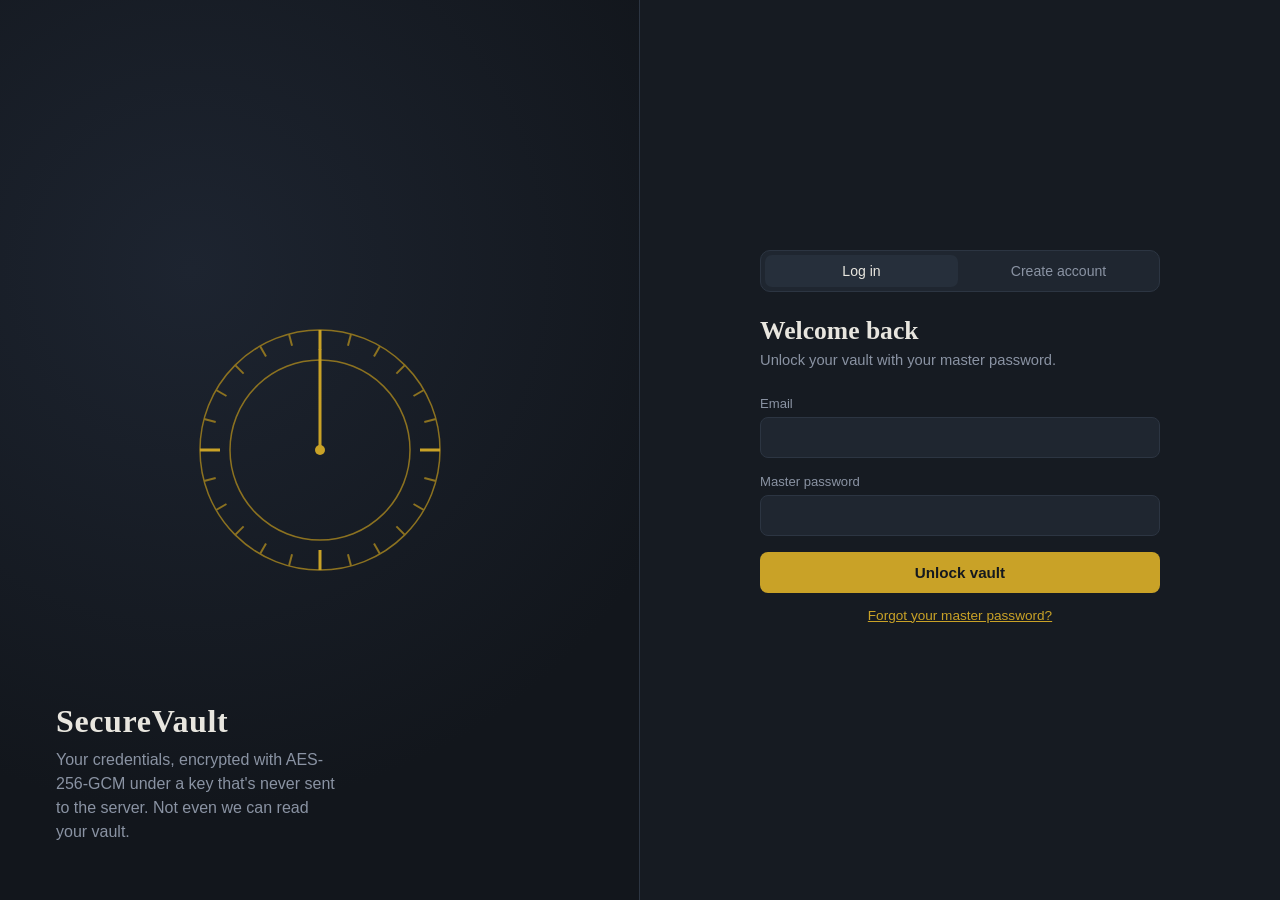
<file: securevault/frontend/index.html>
<!DOCTYPE html>
<html lang="en">
<head>
<meta charset="UTF-8">
<meta name="viewport" content="width=device-width, initial-scale=1.0">
<title>SecureVault</title>
<link rel="stylesheet" href="css/style.css">
</head>
<body>

<div class="auth-shell">

  <div class="auth-side">
    <svg class="dial" viewBox="0 0 280 280">
      <circle class="dial-ring" cx="140" cy="140" r="120"></circle>
      <circle class="dial-ring" cx="140" cy="140" r="90"></circle>
      <g id="ticks"></g>
      <line class="dial-needle" x1="140" y1="140" x2="140" y2="40"></line>
      <circle cx="140" cy="140" r="5" fill="#C9A227"></circle>
    </svg>
    <div class="brand-mark">
      <h1>SecureVault</h1>
      <p>Your credentials, encrypted with AES-256-GCM under a key that's never sent to the server. Not even we can read your vault.</p>
    </div>
  </div>

  <div class="auth-form-area">
    <div class="auth-card">

      <div class="tab-row">
        <button class="tab-btn active" id="tabLogin" onclick="showTab('login')">Log in</button>
        <button class="tab-btn" id="tabRegister" onclick="showTab('register')">Create account</button>
      </div>

      <div id="alertBox" class="alert"></div>

      <!-- LOGIN FORM -->
      <form id="loginForm">
        <h2>Welcome back</h2>
        <p class="subtitle">Unlock your vault with your master password.</p>
        <div class="field">
          <label for="loginEmail">Email</label>
          <input type="email" id="loginEmail" required autocomplete="username">
        </div>
        <div class="field">
          <label for="loginPassword">Master password</label>
          <input type="password" id="loginPassword" required autocomplete="current-password">
        </div>
        <button type="submit" class="btn-primary" id="loginBtn">Unlock vault</button>
        <p class="subtitle" style="margin-top:14px; text-align:center;">
          <a href="#" onclick="showTab('recover'); return false;" style="font-size:0.85rem;">Forgot your master password?</a>
        </p>
      </form>

      <!-- 2FA CODE FORM -->
      <form id="twoFaForm" style="display:none">
        <h2>Enter your code</h2>
        <p class="subtitle">Open your authenticator app and enter the 6-digit code.</p>
        <div class="field">
          <label for="twoFaCode">Authentication code</label>
          <input type="text" id="twoFaCode" inputmode="numeric" pattern="[0-9]*" maxlength="6" required autocomplete="one-time-code">
        </div>
        <button type="submit" class="btn-primary" id="twoFaBtn">Verify</button>
      </form>

      <!-- REGISTER FORM -->
      <form id="registerForm" style="display:none">
        <h2>Create your vault</h2>
        <p class="subtitle">Choose your master password carefully — it can't be recovered without your recovery kit.</p>
        <div class="field">
          <label for="regEmail">Email</label>
          <input type="email" id="regEmail" required autocomplete="username">
        </div>
        <div class="field">
          <label for="regPassword">Master password</label>
          <input type="password" id="regPassword" required minlength="8" autocomplete="new-password">
          <div class="strength-track"><div class="strength-fill" id="regStrengthFill"></div></div>
          <div class="hint" id="regStrengthLabel">At least 8 characters.</div>
        </div>
        <button type="submit" class="btn-primary" id="registerBtn">Create vault</button>
      </form>

      <!-- RECOVERY KIT DISPLAY (shown once, right after registration) -->
      <div id="recoveryKitView" style="display:none">
        <h2>Save your recovery kit</h2>
        <p class="subtitle">If you ever forget your master password, this code is the ONLY way back into your vault. We don't store it — write it down or save it somewhere safe now.</p>
        <div class="recovery-box" id="recoveryCodeDisplay"></div>
        <div class="field">
          <label><input type="checkbox" id="recoverySavedCheck" style="width:auto; margin-right:8px;">I've saved my recovery code somewhere safe</label>
        </div>
        <button type="button" class="btn-primary" id="continueToVaultBtn" disabled>Continue to my vault</button>
      </div>

      <!-- ACCOUNT RECOVERY FORM -->
      <form id="recoverForm" style="display:none">
        <h2>Recover your account</h2>
        <p class="subtitle">Enter your email, recovery code, and a new master password.</p>
        <div class="field">
          <label for="recoverEmail">Email</label>
          <input type="email" id="recoverEmail" required>
        </div>
        <div class="field">
          <label for="recoverCode">Recovery code</label>
          <input type="text" id="recoverCode" required placeholder="XXXXX-XXXXX-XXXXX-XXXXX-XXXXX">
        </div>
        <div class="field">
          <label for="recoverNewPassword">New master password</label>
          <input type="password" id="recoverNewPassword" required minlength="8">
          <div class="hint">Your existing vault items will still decrypt fine — only how you unlock them changes.</div>
        </div>
        <button type="submit" class="btn-primary" id="recoverBtn">Recover account</button>
        <p class="subtitle" style="margin-top:14px; text-align:center;">
          <a href="#" onclick="showTab('login'); return false;" style="font-size:0.85rem;">Back to log in</a>
        </p>
      </form>

    </div>
  </div>

</div>

<script src="js/api.js"></script>
<script src="js/password-utils.js"></script>
<script src="js/login.js"></script>
</body>
</html>
</file>
<file: securevault/frontend/css/style.css>
:root {
  --bg: #161B22;
  --surface: #1F2630;
  --surface-raised: #262F3B;
  --border: #2C3542;
  --text: #E8E6DF;
  --text-dim: #8A93A3;
  --accent: #C9A227;
  --accent-hover: #DCB53A;
  --accent-dim: #8C7220;
  --danger: #C0524B;
  --danger-bg: #2A1D1C;
  --success: #5B8A72;
  --success-bg: #1C2621;
  --radius: 10px;
  --font-display: Georgia, 'Fraunces', 'Iowan Old Style', serif;
  --font-body: -apple-system, 'Inter', 'Segoe UI', sans-serif;
  --font-mono: 'IBM Plex Mono', 'Consolas', 'SFMono-Regular', monospace;
}

* { box-sizing: border-box; }

body {
  margin: 0;
  background: var(--bg);
  color: var(--text);
  font-family: var(--font-body);
  min-height: 100vh;
}

a { color: var(--accent); }

/* ---------- Auth page ---------- */

.auth-shell {
  display: grid;
  grid-template-columns: 1fr 1fr;
  min-height: 100vh;
}

@media (max-width: 860px) {
  .auth-shell { grid-template-columns: 1fr; }
  .auth-side { display: none; }
}

.auth-side {
  background: radial-gradient(circle at 30% 30%, #1D2430, #12161C 70%);
  display: flex;
  align-items: center;
  justify-content: center;
  position: relative;
  overflow: hidden;
  border-right: 1px solid var(--border);
}

.dial { width: 280px; height: 280px; }
.dial-ring { fill: none; stroke: var(--accent-dim); stroke-width: 1.5; }
.dial-tick { stroke: var(--accent-dim); stroke-width: 2; }
.dial-tick.major { stroke: var(--accent); stroke-width: 3; }
.dial-needle {
  stroke: var(--accent);
  stroke-width: 3;
  stroke-linecap: round;
  transform-origin: 140px 140px;
  animation: turn 18s linear infinite;
}
@keyframes turn { from { transform: rotate(0deg); } to { transform: rotate(360deg); } }
@media (prefers-reduced-motion: reduce) { .dial-needle { animation: none; } }

.brand-mark { position: absolute; bottom: 56px; left: 56px; right: 56px; }
.brand-mark h1 { font-family: var(--font-display); font-size: 2rem; margin: 0 0 8px; letter-spacing: 0.02em; }
.brand-mark p { color: var(--text-dim); margin: 0; max-width: 32ch; line-height: 1.5; }

.auth-form-area { display: flex; align-items: center; justify-content: center; padding: 32px; }
.auth-card { width: 100%; max-width: 400px; }
.auth-card h2 { font-family: var(--font-display); font-size: 1.6rem; margin: 0 0 6px; }
.auth-card .subtitle { color: var(--text-dim); margin: 0 0 28px; font-size: 0.92rem; }

.tab-row {
  display: flex; gap: 4px; background: var(--surface); border: 1px solid var(--border);
  border-radius: var(--radius); padding: 4px; margin-bottom: 24px;
}
.tab-btn {
  flex: 1; padding: 8px; border: none; background: transparent; color: var(--text-dim);
  border-radius: 7px; cursor: pointer; font-size: 0.88rem; font-family: var(--font-body);
}
.tab-btn.active { background: var(--surface-raised); color: var(--text); }

.field { margin-bottom: 16px; }
.field label { display: block; font-size: 0.82rem; color: var(--text-dim); margin-bottom: 6px; }
.field input, .field select {
  width: 100%; padding: 11px 12px; background: var(--surface); border: 1px solid var(--border);
  border-radius: 8px; color: var(--text); font-family: var(--font-body); font-size: 0.95rem;
}
.field input:focus, .field select:focus { outline: none; border-color: var(--accent); }
.field .hint { font-size: 0.76rem; color: var(--text-dim); margin-top: 6px; }

.btn-primary {
  width: 100%; padding: 12px; background: var(--accent); color: #14181F; border: none;
  border-radius: 8px; font-size: 0.95rem; font-weight: 600; cursor: pointer; font-family: var(--font-body);
}
.btn-primary:hover { background: var(--accent-hover); }
.btn-primary:disabled { opacity: 0.6; cursor: not-allowed; }

.alert { padding: 10px 12px; border-radius: 8px; font-size: 0.85rem; margin-bottom: 16px; display: none; }
.alert.error { background: var(--danger-bg); color: #E39089; display: block; }
.alert.success { background: var(--success-bg); color: #90C0A2; display: block; }
.alert.warn { background: #2A2416; color: #E3C589; display: block; }

/* ---------- Dashboard ---------- */

.topbar {
  display: flex; align-items: center; justify-content: space-between; padding: 18px 32px;
  border-bottom: 1px solid var(--border); flex-wrap: wrap; gap: 10px;
}
.topbar .brand { font-family: var(--font-display); font-size: 1.25rem; display: flex; align-items: center; gap: 10px; }
.topbar .brand .dot { width: 9px; height: 9px; border-radius: 50%; background: var(--accent); }
.topbar-actions { display: flex; gap: 10px; flex-wrap: wrap; }

.btn-ghost {
  background: transparent; border: 1px solid var(--border); color: var(--text-dim); padding: 8px 14px;
  border-radius: 8px; cursor: pointer; font-family: var(--font-body); font-size: 0.85rem;
}
.btn-ghost:hover { border-color: var(--accent); color: var(--text); }
.btn-ghost.danger-outline { border-color: var(--danger); color: var(--danger); }

.dashboard-body { max-width: 900px; margin: 0 auto; padding: 32px; }
.dashboard-header { display: flex; align-items: center; justify-content: space-between; margin-bottom: 24px; }
.dashboard-header h2 { font-family: var(--font-display); margin: 0; font-size: 1.4rem; }

.btn-accent {
  background: var(--accent); color: #14181F; border: none; padding: 10px 18px; border-radius: 8px;
  font-weight: 600; cursor: pointer; font-family: var(--font-body); font-size: 0.88rem;
}
.btn-accent:hover { background: var(--accent-hover); }
.btn-accent:disabled { opacity: 0.6; cursor: not-allowed; }

.vault-ledger { border: 1px solid var(--border); border-radius: var(--radius); overflow: hidden; }
.ledger-row {
  display: grid; grid-template-columns: 90px 1fr auto; align-items: center; padding: 16px 20px;
  border-bottom: 1px solid var(--border); gap: 16px;
}
.ledger-row:last-child { border-bottom: none; }
.ledger-row:hover { background: var(--surface); }

.item-type-badge {
  font-family: var(--font-mono); font-size: 0.68rem; letter-spacing: 0.05em; color: var(--accent);
  border: 1px solid var(--accent-dim); border-radius: 5px; padding: 3px 6px; text-align: center;
}
.item-title { font-size: 0.95rem; }
.item-meta { font-size: 0.76rem; color: var(--text-dim); margin-top: 2px; }
.row-actions { display: flex; gap: 8px; }

.icon-btn {
  background: transparent; border: 1px solid var(--border); color: var(--text-dim); width: 34px; height: 34px;
  border-radius: 7px; cursor: pointer; font-size: 0.9rem;
}
.icon-btn:hover { border-color: var(--accent); color: var(--text); }

.empty-state { text-align: center; padding: 64px 24px; color: var(--text-dim); }
.empty-state h3 { font-family: var(--font-display); color: var(--text); margin-bottom: 8px; }

/* ---------- Modal ---------- */

.modal-overlay {
  position: fixed; inset: 0; background: rgba(10, 12, 16, 0.7); display: none;
  align-items: center; justify-content: center; z-index: 100; padding: 20px;
}
.modal-overlay.open { display: flex; }
.modal {
  background: var(--surface-raised); border: 1px solid var(--border); border-radius: var(--radius);
  padding: 28px; width: 100%; max-width: 440px; max-height: 90vh; overflow-y: auto;
}
.modal h3 { font-family: var(--font-display); margin: 0 0 20px; }

.modal-actions { display: flex; gap: 10px; margin-top: 20px; }
.modal-actions .btn-ghost { flex: 1; }
.modal-actions .btn-accent { flex: 1; }

.secret-reveal {
  font-family: var(--font-mono); background: var(--surface); border: 1px solid var(--border);
  border-radius: 8px; padding: 12px; word-break: break-all; font-size: 0.9rem; margin-top: 12px;
  white-space: pre-wrap;
}

.strength-track { height: 5px; background: var(--surface); border-radius: 3px; margin-top: 8px; overflow: hidden; }
.strength-fill { height: 100%; width: 0%; background: var(--danger); transition: width 0.2s ease, background 0.2s ease; }

code { background: var(--surface); padding: 2px 6px; border-radius: 4px; font-family: var(--font-mono); }

/* ---------- Password mode toggle ---------- */

.mode-toggle { display: flex; gap: 6px; margin-bottom: 10px; }
.mode-btn {
  flex: 1; padding: 6px; font-size: 0.78rem; background: var(--surface); border: 1px solid var(--border);
  color: var(--text-dim); border-radius: 6px; cursor: pointer;
}
.mode-btn.active { border-color: var(--accent); color: var(--accent); }

/* ---------- Breach / scorecard ---------- */

.breach-badge { font-size: 0.76rem; margin-top: 6px; }
.breach-badge.safe { color: var(--success); }
.breach-badge.danger { color: var(--danger); }

.scorecard-grid { display: grid; grid-template-columns: 1fr 1fr; gap: 12px; margin: 16px 0; }
.scorecard-stat {
  background: var(--surface); border: 1px solid var(--border); border-radius: 8px; padding: 14px; text-align: center;
}
.scorecard-stat .num { font-family: var(--font-display); font-size: 1.6rem; display: block; }
.scorecard-stat .label { font-size: 0.72rem; color: var(--text-dim); }
.scorecard-stat.warn .num { color: var(--danger); }
.scorecard-stat.ok .num { color: var(--success); }

.recovery-box {
  font-family: var(--font-mono); background: var(--surface); border: 1px dashed var(--accent);
  border-radius: 8px; padding: 16px; text-align: center; font-size: 1.1rem; letter-spacing: 0.05em;
  margin: 16px 0; word-break: break-all;
}
</file>
